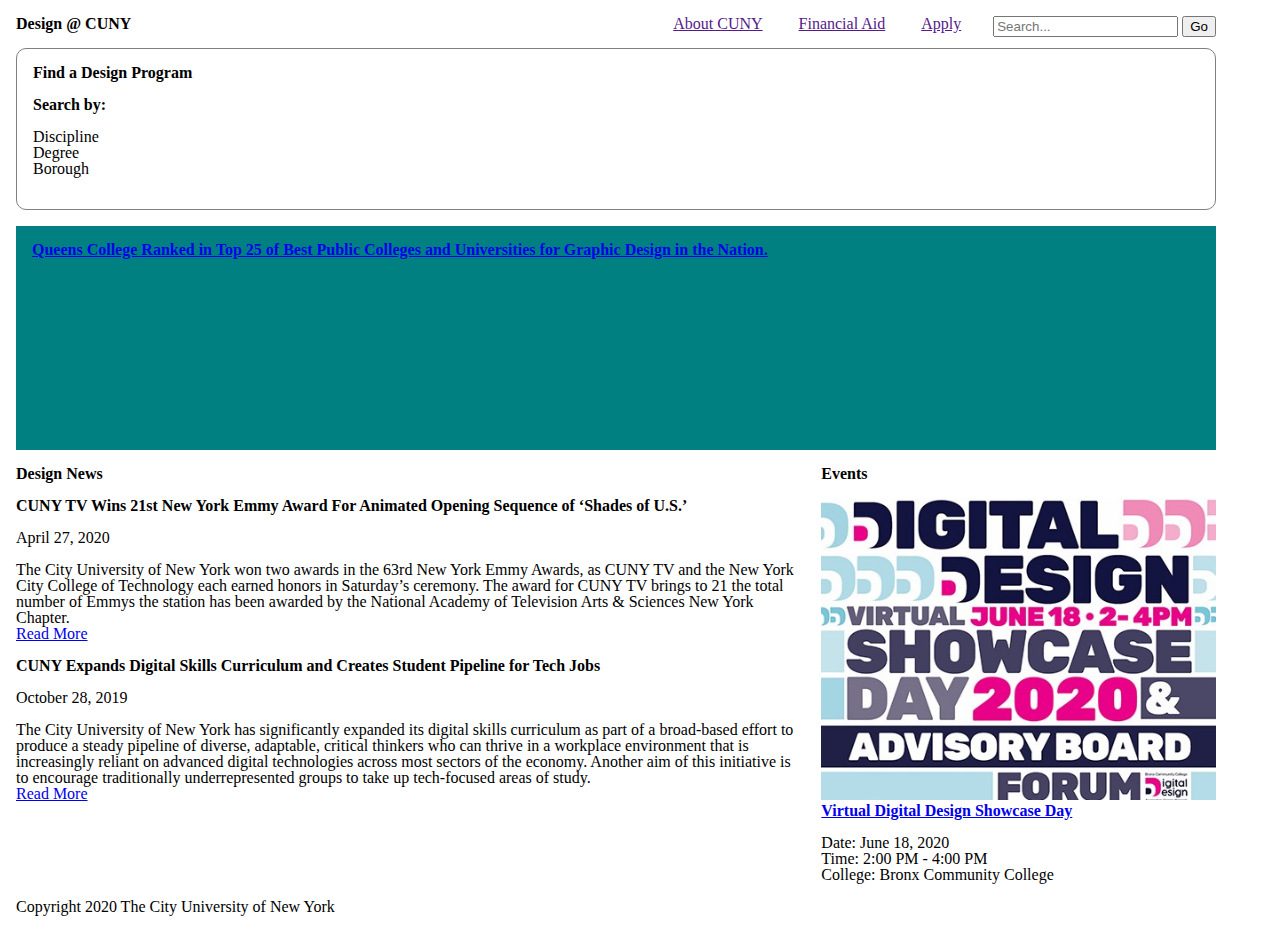
<file: final/index.html>
<!DOCTYPE html>
<html lang="en">
  <head>
    <meta charset="utf-8">
    <meta name="viewport" content="width=device-width, initial-scale=1.0">
    <title>Design @ CUNY</title>
    <link rel="stylesheet" href="reset.css">
    <link rel="stylesheet" href="style.css">
  </head>
  <body>
      <div id="wrapper">
        <header class="site-header">
          <h1>Design @ CUNY</h1>

          <nav class="top-nav">
            <button class="show-menu"><img src="menu.svg"></button>
            <div class="menu" id="menu">
            <ul class="menubar">
                <li><a href="">About CUNY</a></li>
                <li><a href="">Financial Aid</a></li>
                <li><a href="">Apply</a></li>
            </ul>
            <form action="" method="get" class="search">
                <input type="search" name="search" placeholder="Search...">
                <button>Go</button>
            </form>
            </div>
          </nav>
        </header>
        <div class="search-programs">
            <h2>Find a Design Program</h2>
            <h3>Search by:</h3>
            <ul>
                <li>Discipline</li>
                <li>Degree</li>
                <li>Borough</li>
            </ul>
        </div>
        <div class="hero-banner">
            <h3><a href="http://www1.cuny.edu/mu/forum/2018/02/07/queens-college-ranked-in-top-25-of-best-public-colleges-and-universities-for-graphic-design-in-the-nation/">Queens College Ranked in Top 25 of Best Public Colleges and Universities for Graphic Design in the Nation.</a></h3>

        </div>
        <main>
          <div class="layout">
            <section class="news">
                <h2>Design News</h2>
                <article class="news-item">
                    <h3>CUNY TV Wins 21st New York Emmy Award For Animated Opening Sequence of ‘Shades of U.S.’</h3>
                    <p>April 27, 2020</p>
                    <p>The City University of New York won two awards in the 63rd New York Emmy Awards, as CUNY TV and the New York City College of Technology each earned honors in Saturday’s ceremony. The award for CUNY TV brings to 21 the total number of Emmys the station has been awarded by the National Academy of Television Arts & Sciences New York Chapter.<br>
                    <a href="https://www1.cuny.edu/mu/forum/2020/04/27/cuny-tv-wins-21st-new-york-emmy-award-for-animated-opening-sequence-of-shades-of-u-s/">Read More</a></p>
                </article>
                <article class="news-item">
                    <h3>CUNY Expands Digital Skills Curriculum and Creates Student Pipeline for Tech Jobs</h3>
                    <p>October 28, 2019</p>
                    <p>The City University of New York has significantly expanded its digital skills curriculum as part of a broad-based effort to produce a steady pipeline of diverse, adaptable, critical thinkers who can thrive in a workplace environment that is increasingly reliant on advanced digital technologies across most sectors of the economy. Another aim of this initiative is to encourage traditionally underrepresented groups to take up tech-focused areas of study.<br>
                    <a href="https://www1.cuny.edu/mu/forum/2019/10/28/cuny-expands-digital-skills-curriculum-and-creates-student-pipeline-for-tech-jobs/">Read More</a></p>
                </article>
            </section>
            <section class="events">
                <h2>Events</h2>
                <article class="event-item">
                    <img src="Digital-Design-Showcase-cropped.jpg" alt="poster">
                    <h3><a href="https://events.cuny.edu/cec/virtual-digital-design-showcase-day/">Virtual Digital Design Showcase Day</a></h3>
                    <p><strong>Date:</strong> June 18, 2020<br>
                    <strong>Time:</strong> 2:00 PM - 4:00 PM<br>
                    <strong>College:</strong> Bronx Community College
                    </p>
                </article>
            </section>
          </div>
        </main>
        <footer>Copyright 2020 The City University of New York</footer>

    </div>
  </body>
</html>
</file>
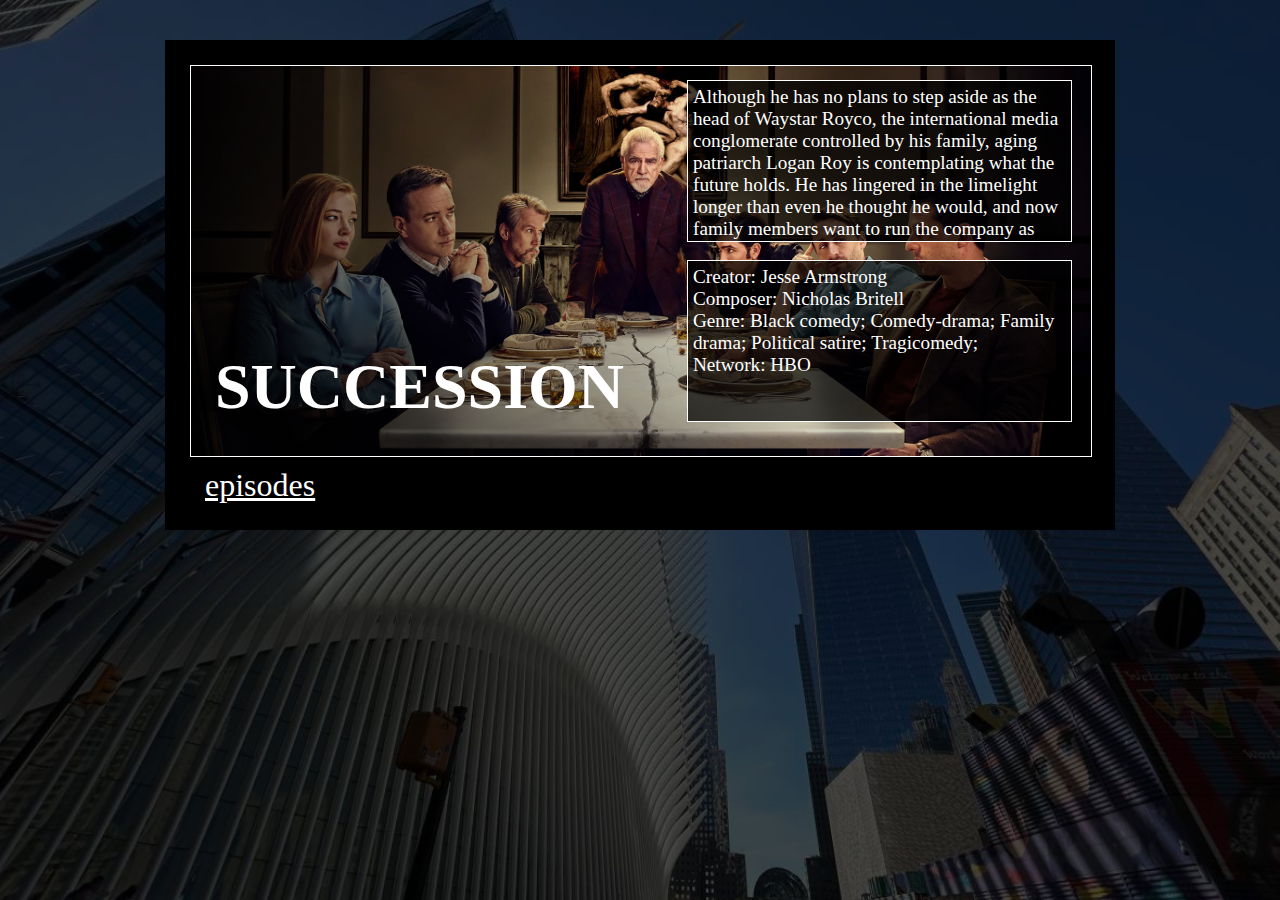
<file: midterm/index.html>
<!DOCTYPE html>
<html>
    <head>
        <title>Midterm</title>
        <link href="styles.css" rel="stylesheet" type="text/css">
    </head>
    <body>
<header>
<div id="contain">
    <div id="box"><div id="left">
        <h1 style="color:white; margin-left: 10px; margin-top: 270px; font-size:4em;">SUCCESSION</h1>
        <a style="color:white; font-size: 2em;" href="episodes.html">episodes</a>
    </div>
        <div id="right">
            <div id="info">Although he has no plans to step aside as the head of Waystar Royco, the international media conglomerate controlled by his family, aging patriarch Logan Roy is contemplating what the future holds. He has lingered in the limelight longer than even he thought he would, and now family members want to run the company as they see fit. Despite a best-laid succession plan, tempers flare over Logan's intentions. Kendall Roy, Logan's eldest son from his second marriage and a division president at the firm, is the heir apparent. As Kendall attempts to solidify his eventual takeover, he and the three other Roy children face a difficult choice as company control and family loyalties collide.</div>
            <br>
            <div id="info">Creator: Jesse Armstrong<br>Composer: Nicholas Britell<br>Genre: Black comedy; Comedy-drama; Family drama; Political satire; Tragicomedy;<br>Network: HBO</div>
        </div>
    </div> 

</div>
</header>




    </body>
</html>
</file>
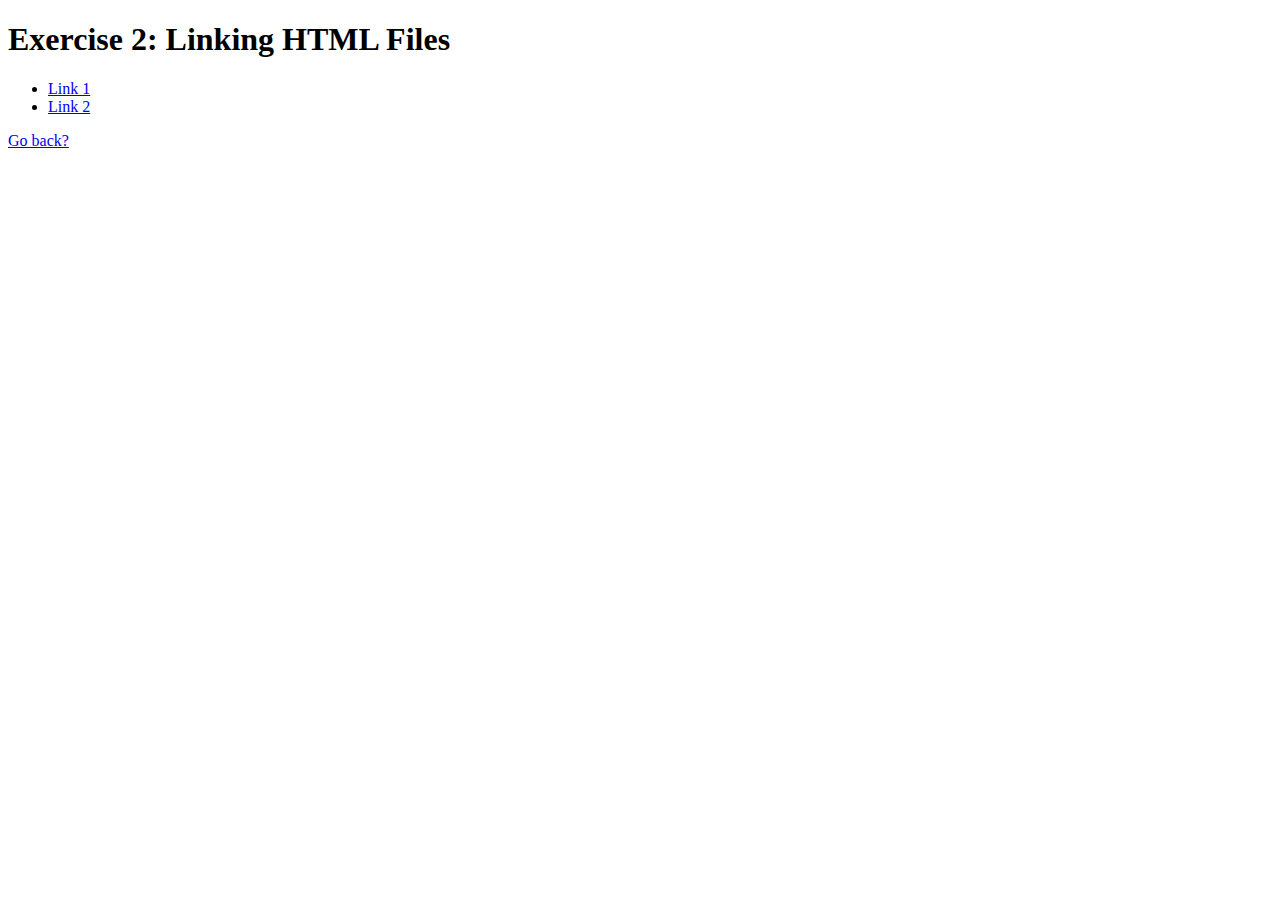
<file: exercise2/exercise2.html>
<!DOCTYPE html>
<html>
  <head>
    <meta charset="utf-8">
    <title>Exercise 2: Linking HTML Files</title>
  </head>
  <body>
    <h1>Exercise 2: Linking HTML Files</h1>
    <ul>
      <li><a href="Links/link1.html">Link 1</a></li>
      <li><a href="Links/link2.html">Link 2</a></li>
    </ul>
    <a href="https://fibbage.github.io/mmp240/">Go back?</a>
  </body>
</html>
</file>
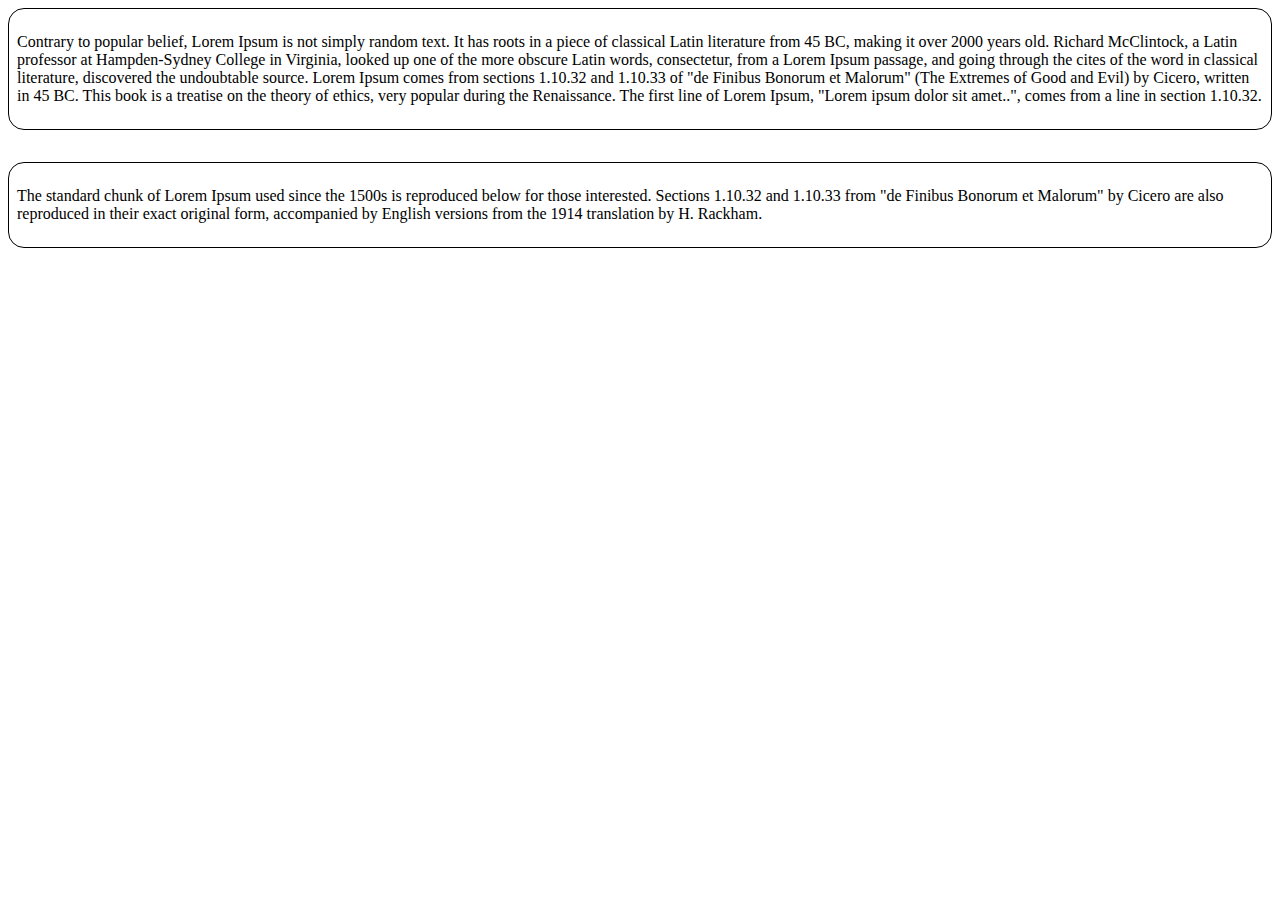
<file: exercise3/exercise3.html>
<!DOCTYPE html>
<html>
  <head>
    <meta charset="utf-8">
    <title>Exercise 3</title>

    <style>
    #box {
      border: 1px black solid;
      border-radius: 1em;
      padding: .5em;
      margin-bottom: 2em;
      margin-left: auto;
      margin-right: auto;
    }
    </style>

  </head>
  <body>
    <div id="box">
    <p>
      Contrary to popular belief, Lorem Ipsum is not simply random text. It has roots in a piece of classical Latin literature from 45 BC, making it over 2000 years old. Richard McClintock, a Latin professor at Hampden-Sydney College in Virginia, looked up one of the more obscure Latin words, consectetur, from a Lorem Ipsum passage, and going through the cites of the word in classical literature, discovered the undoubtable source. Lorem Ipsum comes from sections 1.10.32 and 1.10.33 of "de Finibus Bonorum et Malorum" (The Extremes of Good and Evil) by Cicero, written in 45 BC. This book is a treatise on the theory of ethics, very popular during the Renaissance. The first line of Lorem Ipsum, "Lorem ipsum dolor sit amet..", comes from a line in section 1.10.32.
    </p>
    </div>
    <div id="box">
    <p>
      The standard chunk of Lorem Ipsum used since the 1500s is reproduced below for those interested. Sections 1.10.32 and 1.10.33 from "de Finibus Bonorum et Malorum" by Cicero are also reproduced in their exact original form, accompanied by English versions from the 1914 translation by H. Rackham.
    </p>
    </div>
  </body>
</html>
</file>
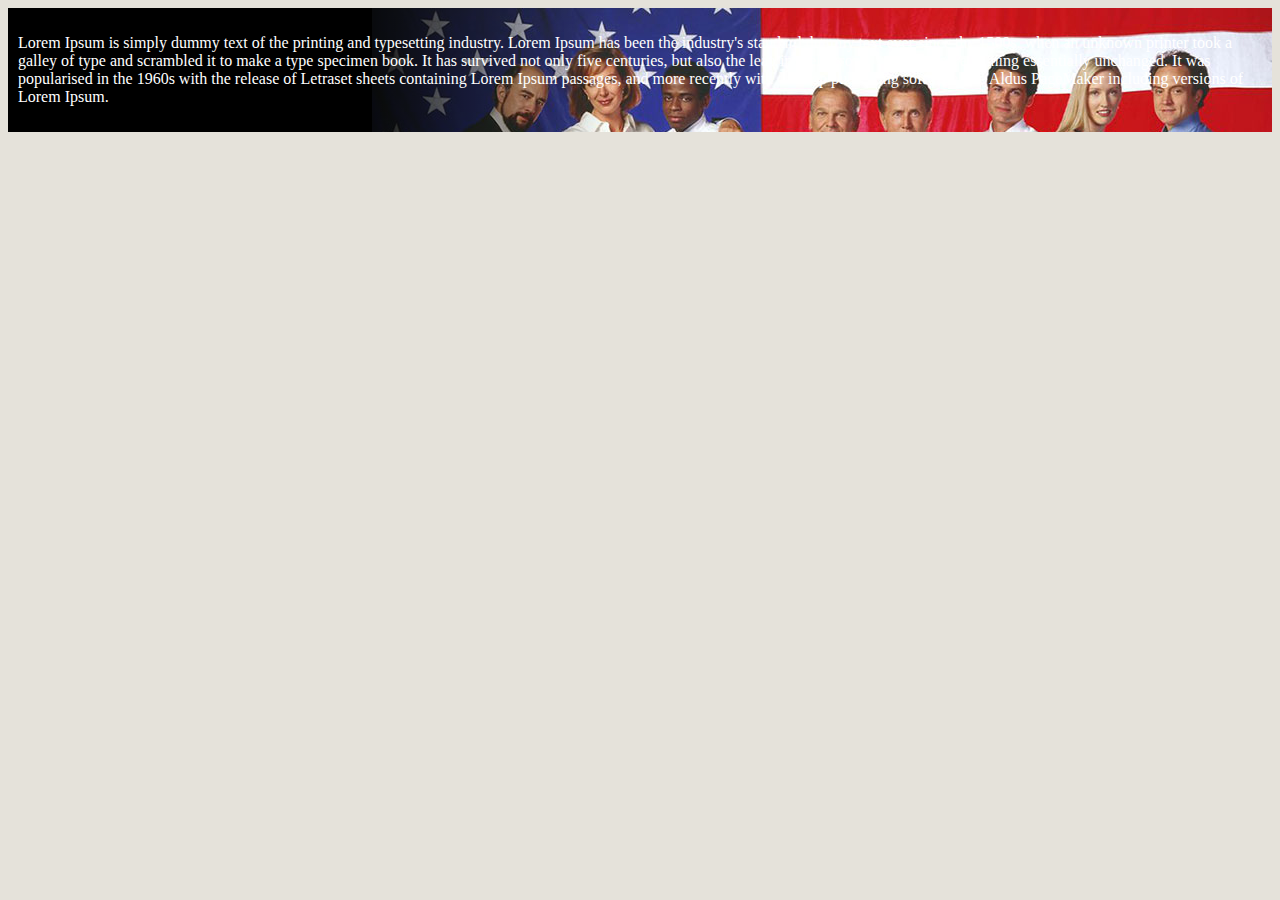
<file: exercise4/exercise4.html>
<!DOCTYPE html>
<html>
  <head>
    <meta charset="utf-8">
    <title>Exercise 4</title>

    <style>
    #wrapper {
      max-width: 1200px;
      margin: 0 auto;
    }
    header{
      background:
      linear-gradient(90deg, rgba(0,0,0,1)0, rgba(0,0,0,1) 300px, rgba(255,255,255,0)600px), url(ww-cast.jpg) right top no-repeat, black;
      color: white;
      padding: 10px;
    }
    body {
      background-color: rgb(229, 226, 218);
    }
    </style>

  </head>
  <body>
    <div class="wrapper">
      <header>
      <p>Lorem Ipsum is simply dummy text of the printing and typesetting industry. Lorem Ipsum has been the industry's standard dummy text ever since the 1500s, when an unknown printer took a galley of type and scrambled it to make a type specimen book. It has survived not only five centuries, but also the leap into electronic typesetting, remaining essentially unchanged. It was popularised in the 1960s with the release of Letraset sheets containing Lorem Ipsum passages, and more recently with desktop publishing software like Aldus PageMaker including versions of Lorem Ipsum.</p>
      </header>
      </div>
  </body>
</html>
</file>
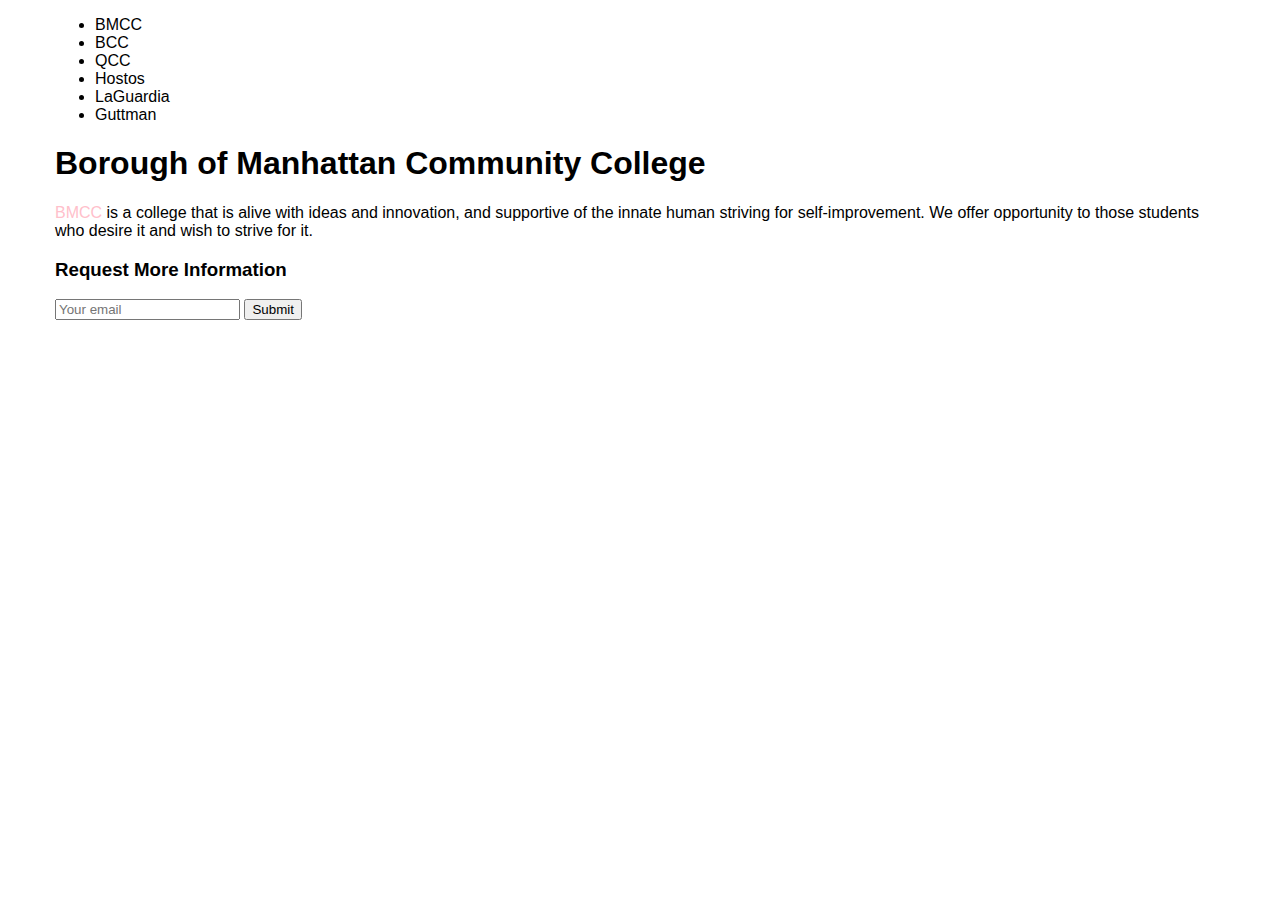
<file: exercise5/exercise5.html>
<!DOCTYPE html>
<html>
  <head>
    <meta charset="utf-8">
    <title>Exercise 5</title>

    <style>

    #wrapper{
      max-width:1170px;
      margin:0 auto;
      font-family: sans-serif;
    }
      
    a {
      color: pink;
      text-decoration: none;
    }
    a:hover {
      cursor: help;
      color:palevioletred;
      text-decoration-line: underline;
    
    }
    a:visited {
      color: palevioletred;
    }
    li a {
      color:black;
    }
    input:hover {
      background-color: pink;
    }
    </style>

  </head>
  <body>
    <div id="wrapper">
      <nav>
        <ul>
          <li><a href="#">BMCC</a></li>
          <li><a href="#">BCC</a></li>
          <li><a href="#">QCC</a></li>
          <li><a href="#">Hostos</a></li>
          <li><a href="#">LaGuardia</a></li>
          <li><a href="#">Guttman</a></li>
        </ul>
      </nav>
      <div class="content">
        <h1>Borough of Manhattan Community College</h1>
        <p><a href="https://www.bmcc.cuny.edu/">BMCC</a> is a college that is alive with ideas and innovation, and supportive of the innate human striving for self-improvement. We offer opportunity to those students who desire it and wish to strive for it.</p>
        <h3>Request More Information</h3>
        <form action="#" method="get">
        <input type="text" id="emailbox" name="emailbox" placeholder="Your email">
        <button>Submit</button>
          </form>
      </div> <!-- .content -->
    </div> <!-- #wrapper -->
  </body>
</html>
</file>
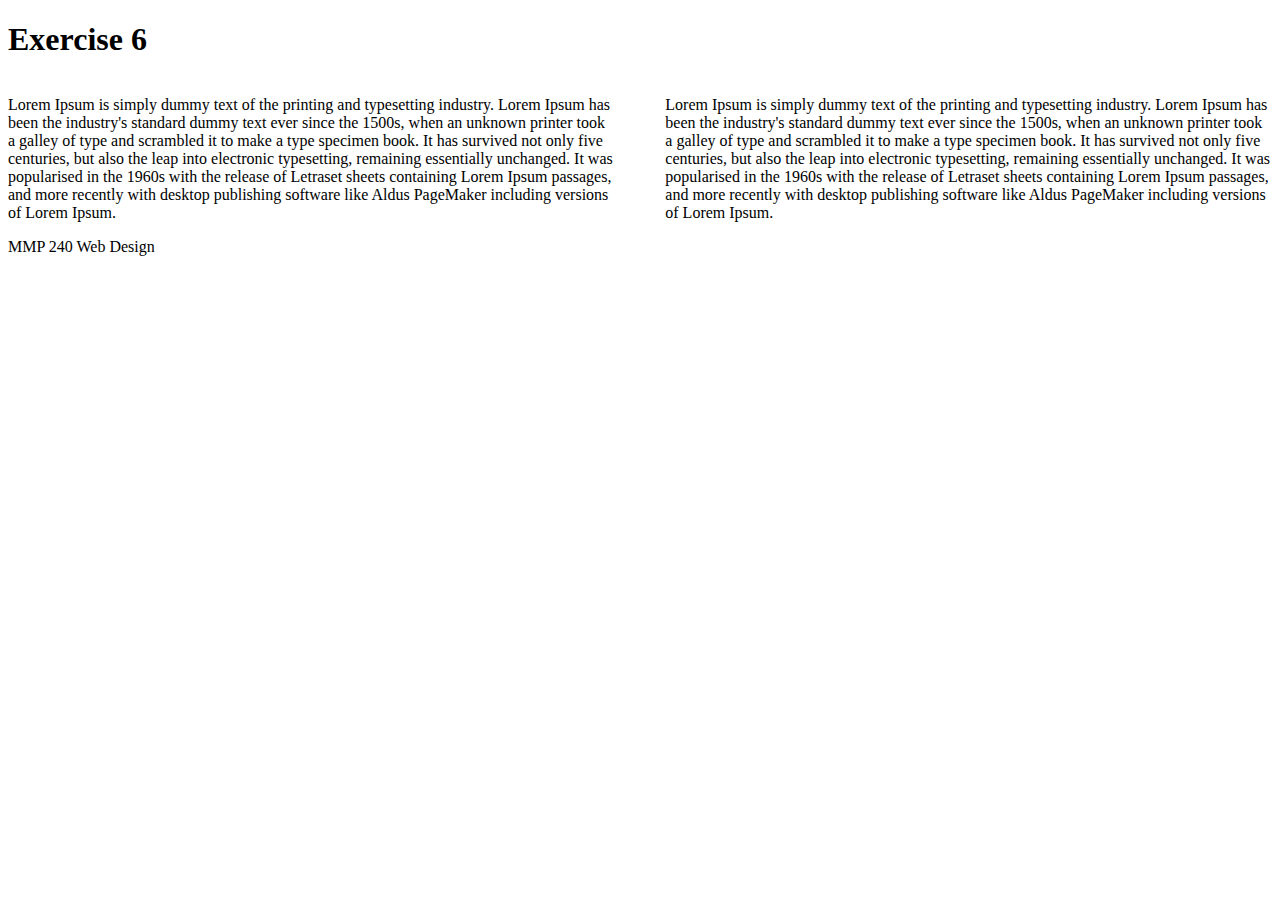
<file: exercise6/exercise6.html>
<!DOCTYPE html>
<html>
  <head>
    <meta charset="utf-8">
    <title>Exercise 6</title>

    <style>
    #content {
    width: 100%
    }
    .col-left {
    float: left;
    width: 48%
    }
    .col-right {
    float: right;
    width:48%;
    }
    footer {
      clear: left;
    }
    </style>

  </head>
  <body>
    <header>
      <h1>Exercise 6</h1>
    </header>
    <div id="content">
      <p class="col-left">Lorem Ipsum is simply dummy text of the printing and typesetting industry. Lorem Ipsum has been the industry's standard dummy text ever since the 1500s, when an unknown printer took a galley of type and scrambled it to make a type specimen book. It has survived not only five centuries, but also the leap into electronic typesetting, remaining essentially unchanged. It was popularised in the 1960s with the release of Letraset sheets containing Lorem Ipsum passages, and more recently with desktop publishing software like Aldus PageMaker including versions of Lorem Ipsum.</p>

      <p class="col-right">Lorem Ipsum is simply dummy text of the printing and typesetting industry. Lorem Ipsum has been the industry's standard dummy text ever since the 1500s, when an unknown printer took a galley of type and scrambled it to make a type specimen book. It has survived not only five centuries, but also the leap into electronic typesetting, remaining essentially unchanged. It was popularised in the 1960s with the release of Letraset sheets containing Lorem Ipsum passages, and more recently with desktop publishing software like Aldus PageMaker including versions of Lorem Ipsum.</p>

    </div>
    <footer>MMP 240 Web Design</footer>
  </body>
</html>
</file>
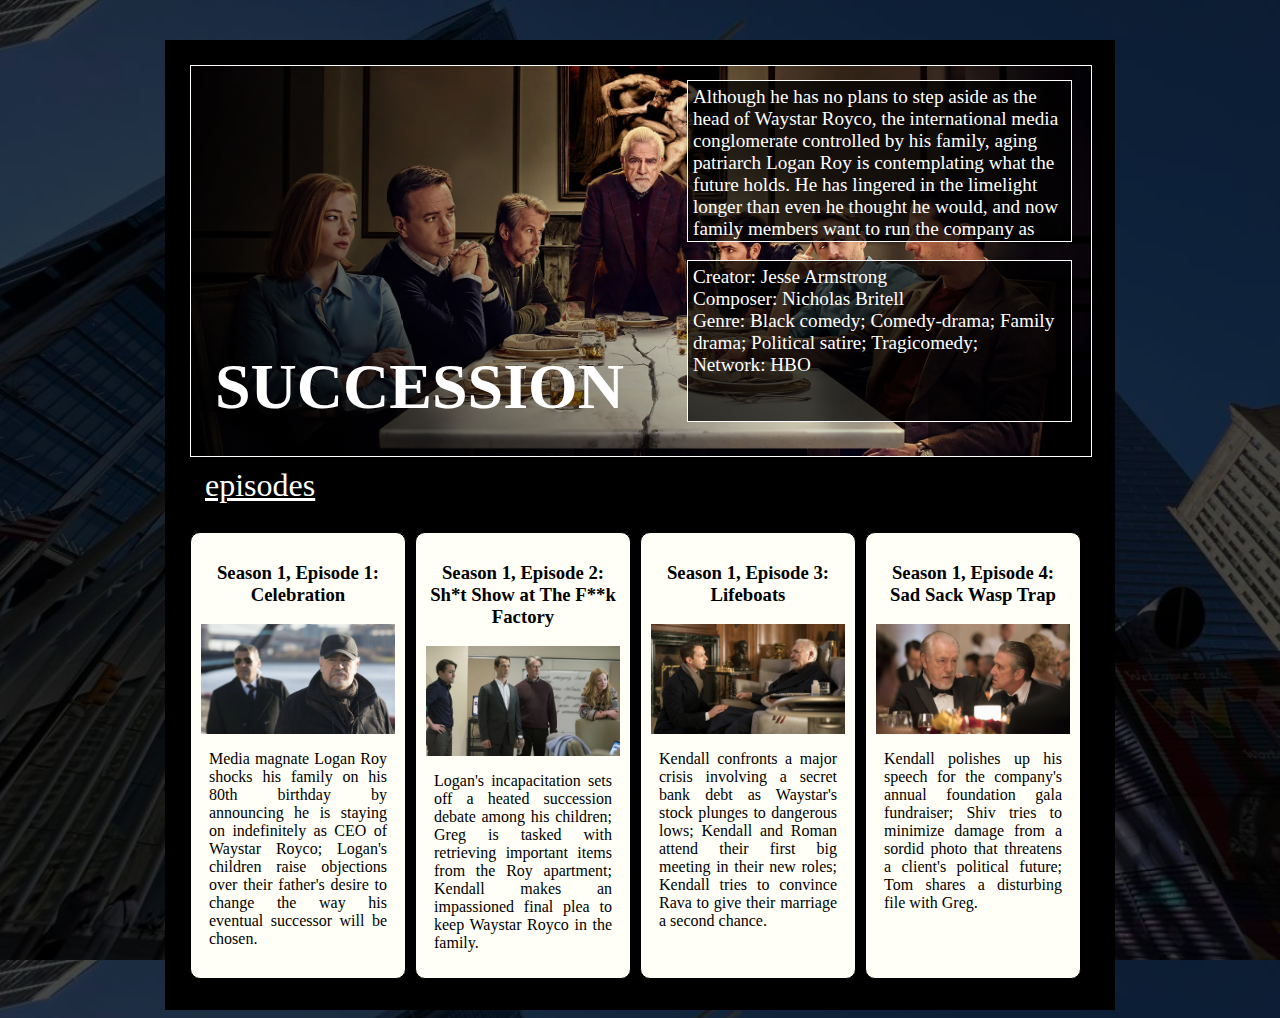
<file: midterm/episodes.html>
<html>
    <head>
        <title>Midterm</title>
        <link href="styles.css" rel="stylesheet" type="text/css">
    </head>
    <body>
<header>
<div id="contain2">
    <div id="box"><div id="left">
        <h1 style="color:white; margin-left: 10px; margin-top: 270px; font-size:4em;">SUCCESSION</h1>
        <a style="color:white; font-size: 2em;" href="episodes.html">episodes</a>
    </div>
        <div id="right">
            <div id="info">Although he has no plans to step aside as the head of Waystar Royco, the international media conglomerate controlled by his family, aging patriarch Logan Roy is contemplating what the future holds. He has lingered in the limelight longer than even he thought he would, and now family members want to run the company as they see fit. Despite a best-laid succession plan, tempers flare over Logan's intentions. Kendall Roy, Logan's eldest son from his second marriage and a division president at the firm, is the heir apparent. As Kendall attempts to solidify his eventual takeover, he and the three other Roy children face a difficult choice as company control and family loyalties collide.</div>
            <br>
            <div id="info">Creator: Jesse Armstrong<br>Composer: Nicholas Britell<br>Genre: Black comedy; Comedy-drama; Family drama; Political satire; Tragicomedy;<br>Network: HBO</div>
        </div>
    </div> 
    <div class="episodes">
        <div class="card"><h3>Season 1, Episode 1: Celebration</h3><img src="s1e1.jpg"><p>Media magnate Logan Roy shocks his family on his 80th birthday by announcing he is staying on indefinitely as CEO of Waystar Royco; Logan's children raise objections over their father's desire to change the way his eventual successor will be chosen.</p></div>
        <div class="card"><h3>Season 1, Episode 2: Sh*t Show at The F**k Factory</h3><img src="s1e2.jpg"><p>Logan's incapacitation sets off a heated succession debate among his children; Greg is tasked with retrieving important items from the Roy apartment; Kendall makes an impassioned final plea to keep Waystar Royco in the family.</p></div>
        <div class="card"><h3>Season 1, Episode 3: Lifeboats</h3><img src="s1e3.jpg"><p>Kendall confronts a major crisis involving a secret bank debt as Waystar's stock plunges to dangerous lows; Kendall and Roman attend their first big meeting in their new roles; Kendall tries to convince Rava to give their marriage a second chance.</p></div>
        <div class="card"><h3>Season 1, Episode 4: Sad Sack Wasp Trap</h3><img src="s1e4.jpg"><p>Kendall polishes up his speech for the company's annual foundation gala fundraiser; Shiv tries to minimize damage from a sordid photo that threatens a client's political future; Tom shares a disturbing file with Greg.</p></div>
        </div> 
    

</div>




    </body>
</html>
</file>
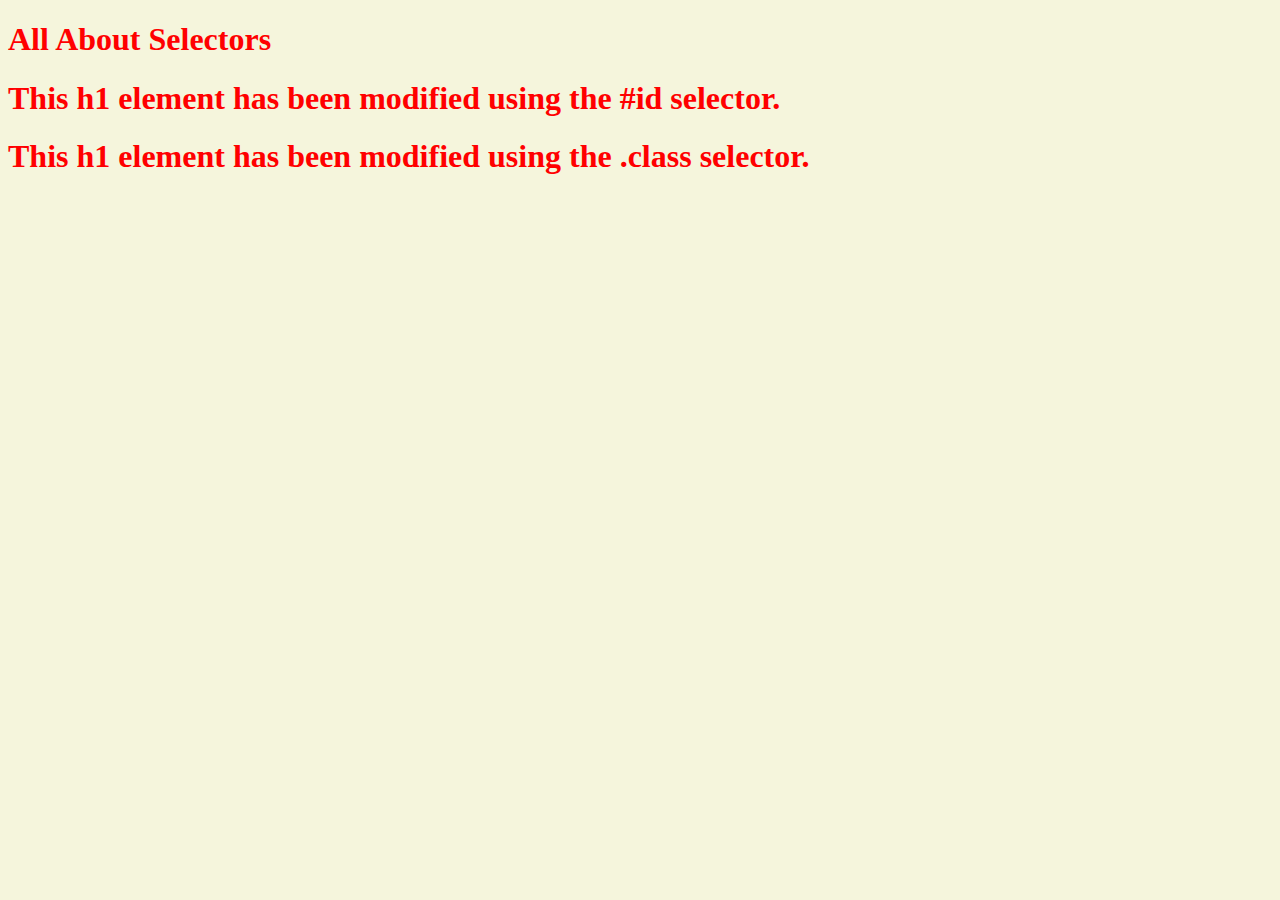
<file: quizzes/quiz1.html>
<!DOCTYPE html>
<html>
  <head>
    <meta charset="utf-8">
    <title>Quiz 1</title>

    <style>
  body {
    background-color:beige
    }
    h1 {
    color: red;
    }
   #h1 {
    color: red;
   }
   .h1 {
    color: red;
   }
   h1 em {
    color: red;
   }
    </style>

  </head>
  <body>
    <header>
      <h1 id="site-title" class="main-title">All About Selectors</h1>
      <h1 id="h1">This h1 element has been modified using the #id selector.</h1>
      <h1 class="h1">This h1 element has been modified using the .class selector.</h1>
    </header>
  </body>
</html>
</file>
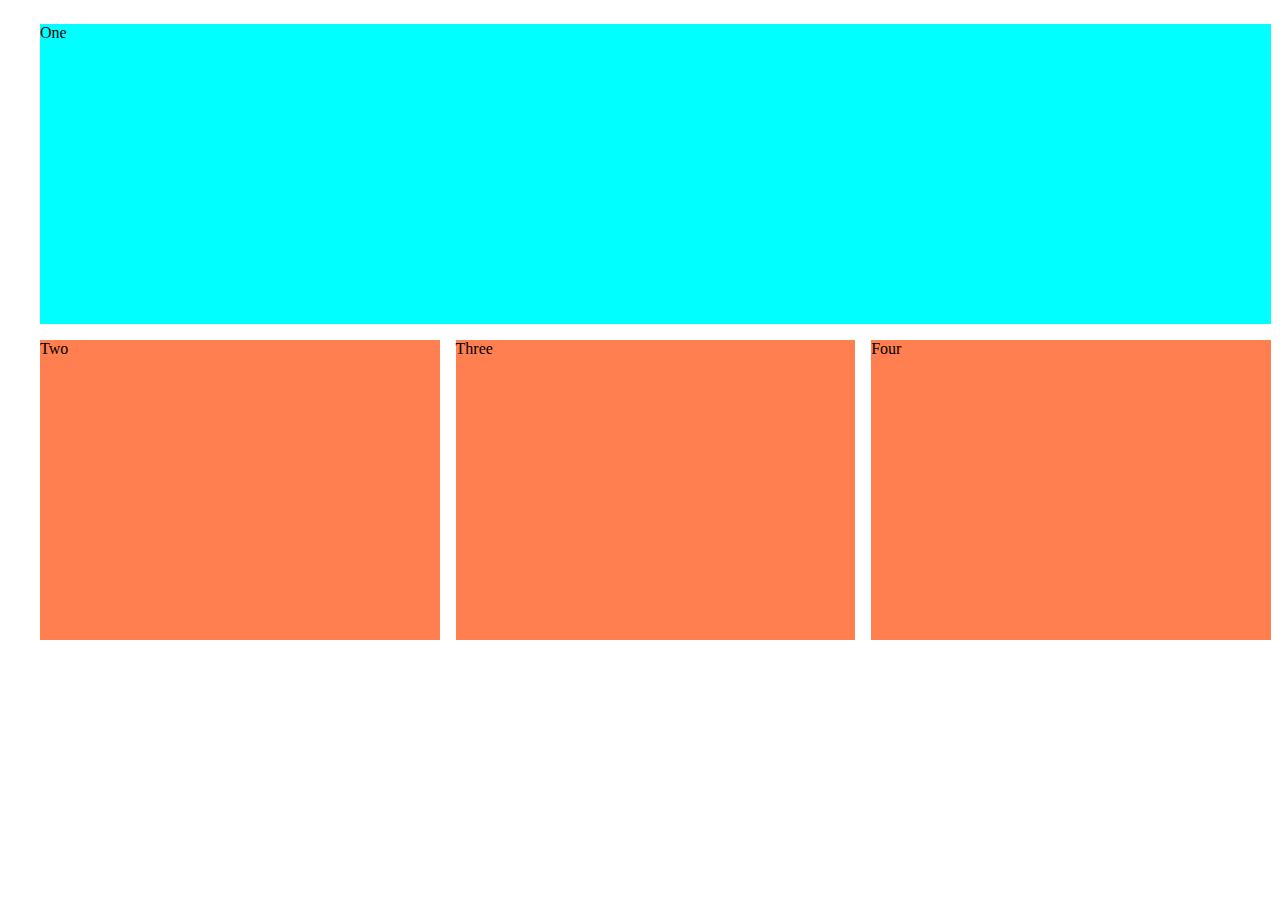
<file: quizzes/quiz3.html>
<!DOCTYPE html>
<html lang="en">
  <head>
    <meta charset="utf-8">
    <meta name="viewport" content="width=device-width, initial-scale=1.0">
    <title>Quiz 3</title>
    <style>

        #wrapper{
            max-width: 1200px;
            margin-left:auto;
            margin-right:auto;
            padding:16px;
        }

        .layout{
            display:grid;
            grid-template-rows: 300px 300px;
            grid-template-columns: 33.3% 33.3% 33.3%;
            grid-column-gap: 16px;
            grid-row-gap:16px;
        }

        .one{
            background-color: aqua;
            grid-column-start: 1;
            grid-column-end: 4;
        }

        .two, .three, .four{
            background-color:coral;
        }

      </style>

  </head>
  <body>
      <div id="wrapper">
          <div class="layout">
              <div class="one">
                  One
              </div>
              <div class="two">
                  Two
              </div>
              <div class="three">
                  Three
              </div>
              <div class="four">
                  Four
              </div>
          </div>
    </div>
  </body>
</html>
</file>
<file: final/style.css>
#wrapper {
    max-width: 1200px;
    padding: 1em;
}

p, h1, h2, h3, h4 {
    margin-bottom: 1em;
}

h1, h2, h3, h4 {
    font-weight: bold;
}

.site-header {
    display: flex;
    justify-content: space-between;
}

.menu {
    display:none;
}

.show-menu {
    background-color: transparent;
    border: none;
}

.search-programs {
    min-height: 8em;
    border: solid gray 1px;
    border-radius: 10px;
    padding: 1em;
    margin-bottom: 1em;
}

.hero-banner {
    min-height: 12em;
    background-color: teal;
    padding: 1em;
    margin-bottom: 1em;
}

.event-item img {
    width: 100%;
}

article h2 {
    text-transform:none;
    color: black;
}

@media (min-width: 768px) {
    .show-menu {
        display: none;
    }
    .menu {
        display: flex;
    }
    .menu li {
        display: inline;
        margin-right: 2em;
    }
    .layout {
        display:grid;
        grid-template-columns: 2fr 1fr;
        grid-column-gap: 1em;
    }
}
</file>
<file: midterm/styles.css>
body {
    background-image: url(findic.jpg);
    background-color: rgba(0, 0, 0, 0.724);
    background-blend-mode: overlay;
    background-size: 100%;
}
    #contain {
    background-color:black;
    width: 900px;
    height: 440px;
    margin: auto;
    margin-top: 40px;
    padding: 25px;
    }
    #contain2{
        background-color:black;
        width: 900px;
        height: 920;
        margin: auto;
        margin-top: 40px;
        padding: 25px;
    }
    #box {
        width: 900px;
        height: 390px;
        margin-bottom: 75px;
        background-position: 0% 0%, 50% 50%;
        background-size: cover, cover;
        background-image: linear-gradient(45deg, rgba(0,0,0,0.753) 13%, transparent 59%), url('successmain.png');
        margin-left: auto;
        margin-right: auto;
        border: 1px solid white;
    }
        #left {
        float: left;
        width: 45%;
        padding: 14px;
        }
        
        #right {
        float: right;
        width: 45%;
        padding: 14px;
        margin-right: -15px;
        }

        #info {
            background: #000000B5;
            padding: 5px;
            border: white solid 1px;
            height: 150px;
            overflow: scroll;
            color: white;
            margin-right: 20px;
            font-size: 1.2em;
            overflow-x: hidden;
        }

        .episodes {
            display:flex; 
            flex-wrap:wrap;
            flex-direction: row;
            
        }

        .card {
            flex:1 1 auto;
            padding: 10px;
            width: 15%;
            margin-right: 1%;
            margin-bottom: 1em;
            border: solid 1px black;
            border-radius: 10px;
            text-align: center;
            background-color:#fffff7;
        }
        .card img{
        width: 100%;
        }

        .card h4 {
            text-transform: uppercase;
            line-height: 1.5em;
            height: 3em;
        }
        .card p, .card h4
        {
            margin-left: 8px;
            margin-right: 8px;
            text-align: justify;
        }
</file>
